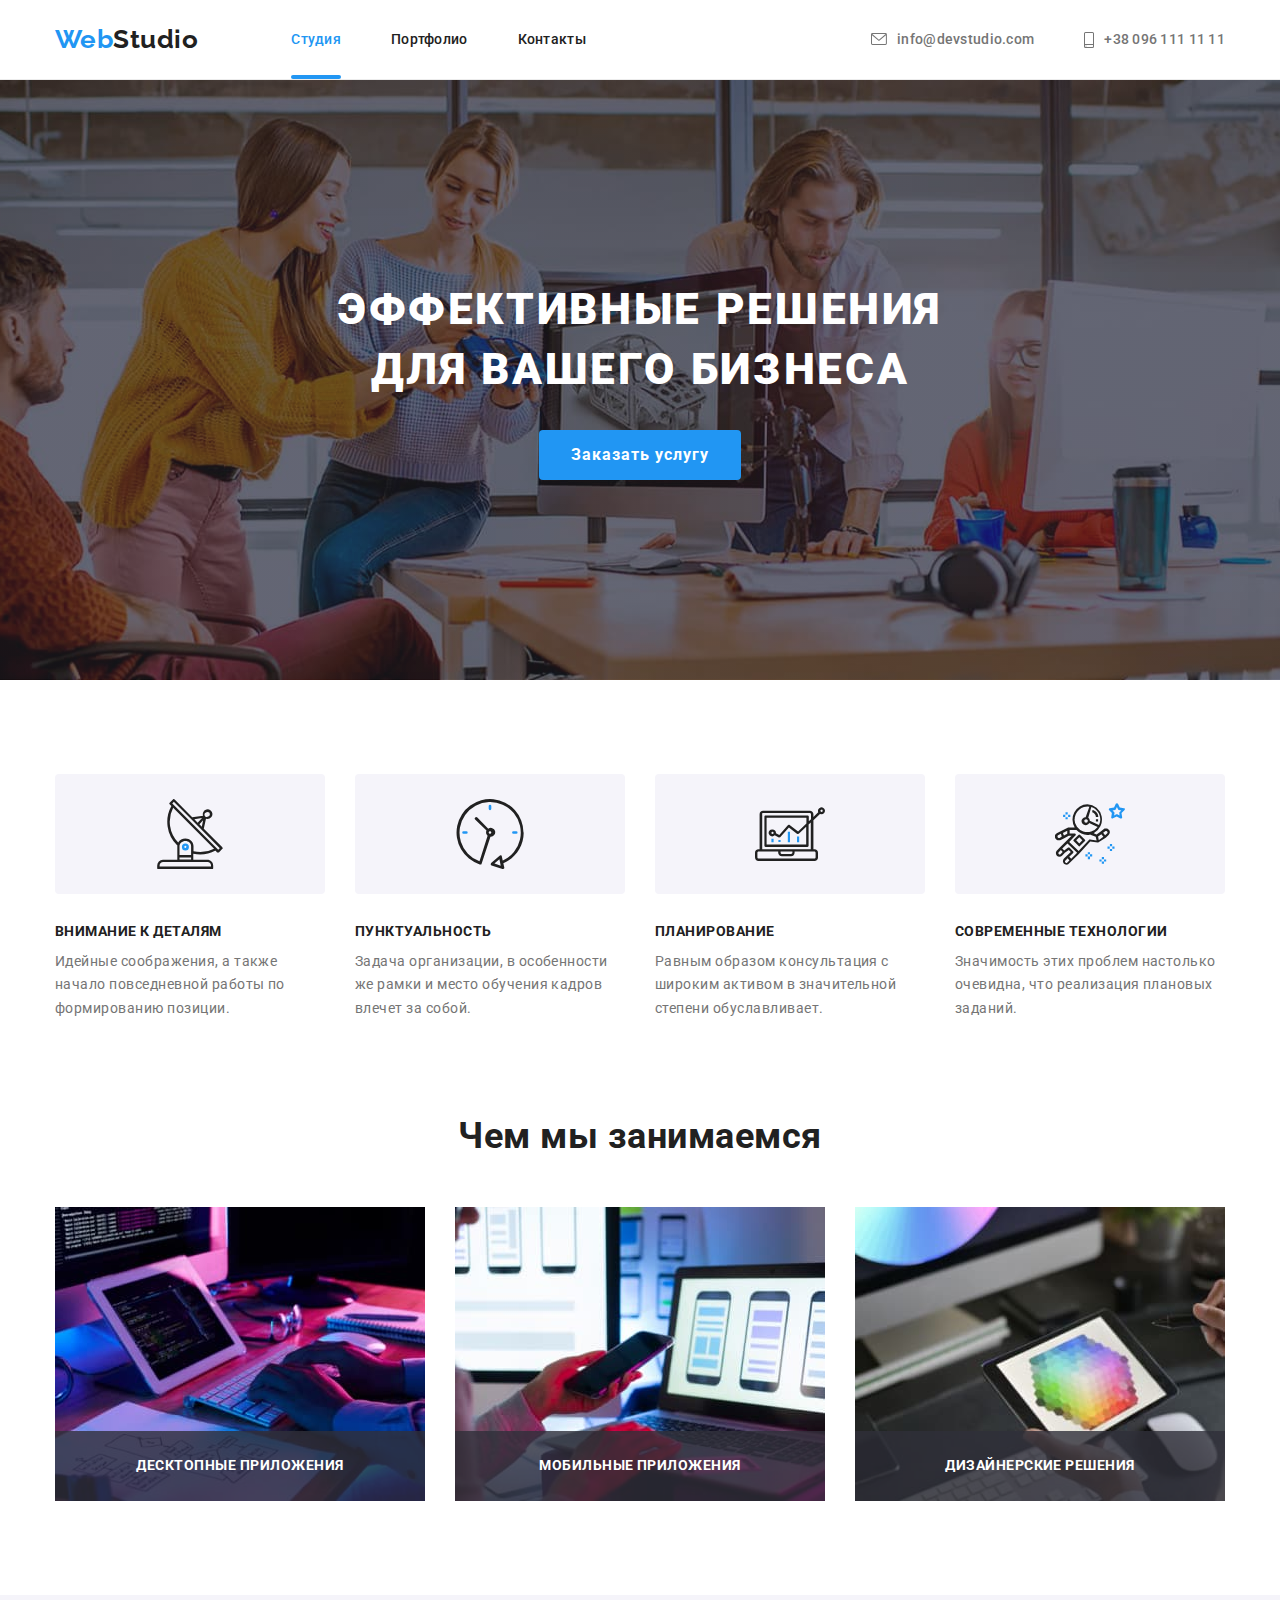
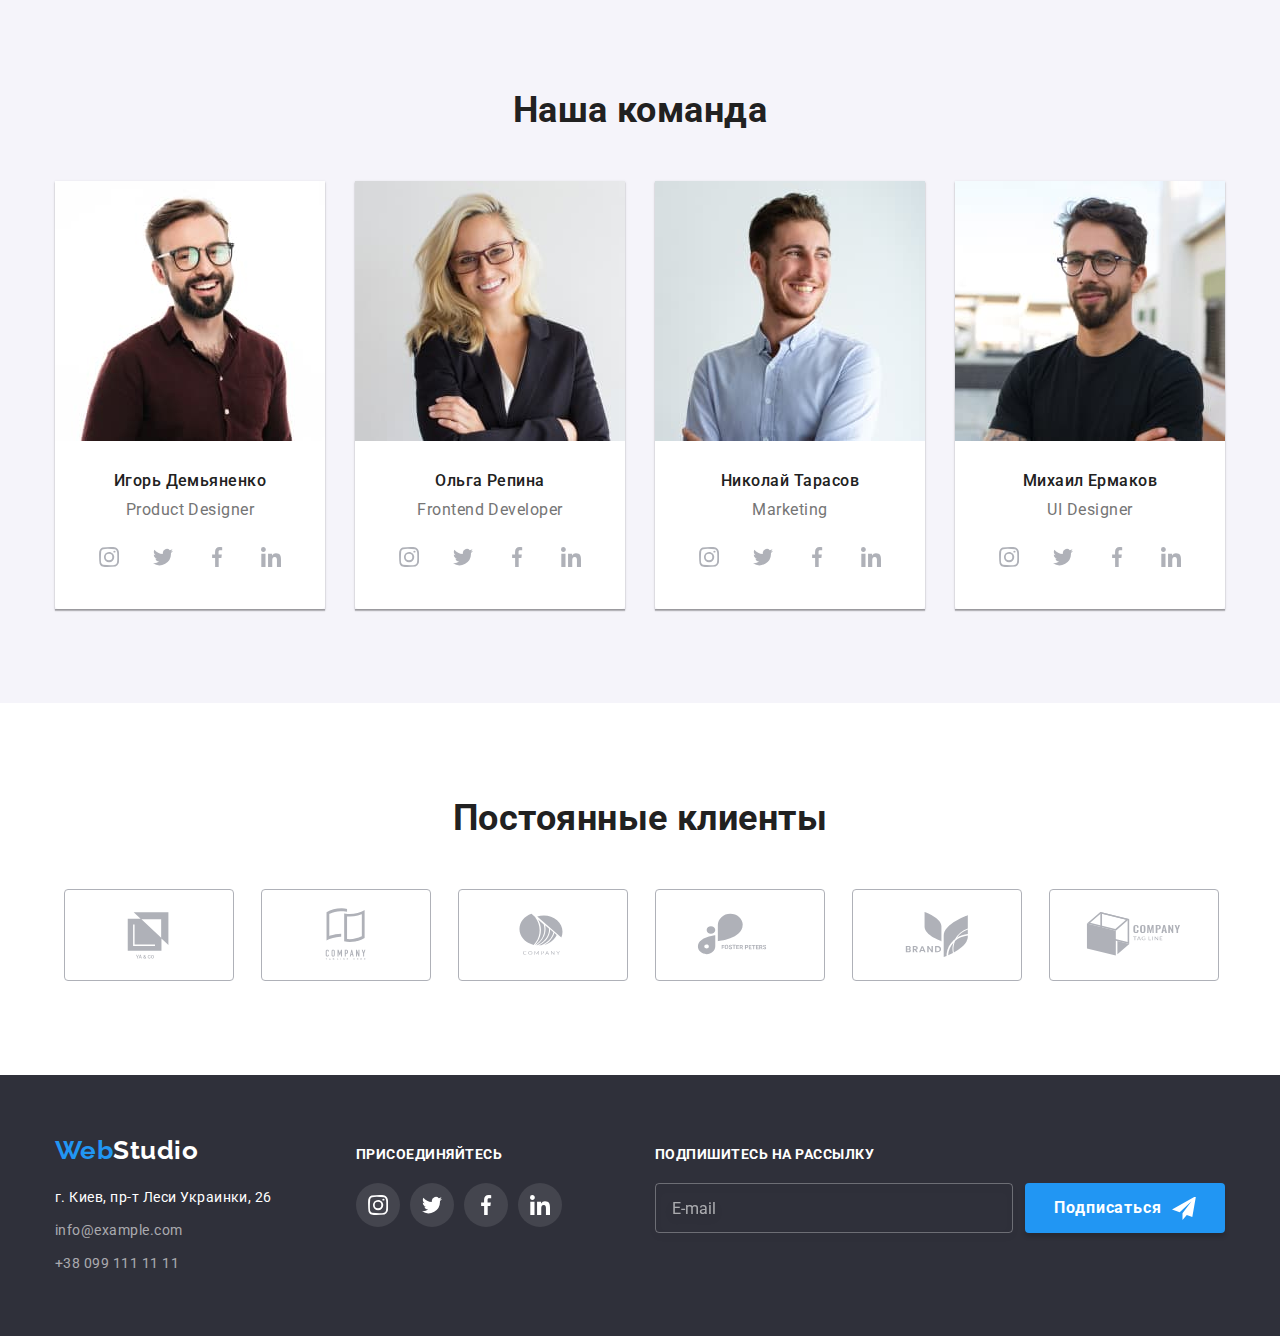
<file: index.html>
<!DOCTYPE html>
<html lang="ru">

<head>
    <meta charset="UTF-8">
    <meta http-equiv="X-UA-Compatible" content="IE=edge">
    <meta name="viewport" content="width=device-width, initial-scale=1.0">
    <title>Студия</title>
    <link
        href="https://fonts.googleapis.com/css2?family=Raleway:wght@700&family=Roboto:wght@400;500;700;900&display=swap"
        rel="stylesheet">
    <link rel="stylesheet"
        href="https://cdnjs.cloudflare.com/ajax/libs/modern-normalize/1.0.0/modern-normalize.min.css">
    <link rel="stylesheet" href="./css/main.min.css">
</head>

<body>
    <header class="header">
        <div class="container page-header">
            <nav class="site-nav">
                <a href="./index.html" class="header-logo link"><span class="web">Web</span>Studio</a>
                
                <button type="button" class="menu-open">
                    <svg class="menu-open-icon" width="24" height="16">
                        <use href="./images/icons.svg#icon-menu-open"></use>
                    </svg>
                </button>
                <div class="mob-menu is-hidden">
                    <div class="container">
                        <button type="button" class="menu-close">
                            <svg class="menu-close-icon" width="19" height="19">
                                <use href="./images/icons.svg#icon-menu-close"></use>
                            </svg>
                        </button>
                        
                            <ul class="menu-list list">
                                <li class="menu-list-item">
                                    <a class="menu-list-link" href="">Студия</a>
                                </li>
                                <li class="menu-list-item">
                                    <a class="menu-list-link" href="./portfolio.html">Портфолио</a>
                                </li>
                                <li class="menu-list-item">
                                    <a class="menu-list-link" href="">Контакты</a>
                                </li>
                            </ul>
                            <div class="mob-menu-bottom">
                                <ul class="menu-contacts list">
                                    <li class="menu-contacts-item">
                                        <a class="menu-contacts-link" href="tel:+380961111111">+38 096 111 11 11</a>
                                    </li>
                                    <li class="menu-contacts-item">
                                        <a class="menu-contacts-link" href="mailto:info@devstudio.com">info@devstudio.com</a>
                                    </li>
                                </ul>
                                <ul class="menu-social list">
                                    <li class="menu-social-item">
                                        <a class="menu-social-link" href="">Instagram</a>
                                    </li>
                                    <li class="menu-social-item">
                                        <a class="menu-social-link" href="">Twitter</a>
                                    </li>
                                    <li class="menu-social-item">
                                        <a class="menu-social-link" href="">Facebook</a>
                                    </li>
                                    <li class="menu-social-item">
                                        <a class="menu-social-link" href="">LinkedIn</a>
                                    </li>
                                </ul>
                            </div>
                        
                    </div>
                </div>
            
                <ul class="list nav">
                    <li>
                        <a href="" class="link current">Студия</a>
                    </li>
                    <li class="plink">
                        <a href="./portfolio.html" class="link">Портфолио</a>
                    </li>
                    <li>
                        <a href="" class="link">Контакты</a>
                    </li>
                </ul> 
            </nav>
            <ul class="list auth-nav">
                <li>
                    <a href="mailto:info@devstudio.com" class="link svg-p">
                        <svg class="envelope" width="16" height="12">
                            <use href="./images/icons.svg#icon-envelope"></use>
                        </svg>
                        <p>info@devstudio.com</p>
                    </a>
                </li>
                <li>
                    <a href="tel:+380961111111" class="link tlink svg-p">
                        <svg class="smartphone" width="10" height="16">
                            <use href="./images/icons.svg#icon-smartphone"></use>
                        </svg>
                        <p class="tel">+38 096 111 11 11</p>
                    </a>
                </li>
            </ul>
        </div>
    </header>

    <main>
        <section class="hero">
            <div class="container">
                <h1 class="hero__title">Эффективные решения для вашего бизнеса</h1>
                <button class="hero__button" type="button" data-modal-open>Заказать услугу</button>
            </div>
        </section>
        <section class="quality">
            <div class="container">
                <h2 class="quality__title--hidden">Качества нашей команды</h2>
                <ul class="list quality-items">
                    <li class="quality-items__item">
                        <div class="box">
                            <svg width="70" height="70">
                                <use href="./images/icons.svg#icon-antenna"></use>
                            </svg>
                        </div>
                        <h3 class="quality-items__title">Внимание к деталям</h3>
                        <p class="quality-items__text">Идейные соображения, а также начало повседневной работы по формированию
                            позиции.
                        </p>
                    </li>
                    <li class="quality-items__item">
                        <div class="box">
                            <svg width="70" height="70">
                                <use href="./images/icons.svg#icon-clock"></use>
                            </svg>
                        </div>
                        <h3 class="quality-items__title">Пунктуальность</h3>
                        <p class="quality-items__text">Задача организации, в особенности же рамки и место обучения кадров
                            влечет за
                            собой.</p>
                    </li>
                    <li class="quality-items__item">
                        <div class="box">
                            <svg width="70" height="70">
                                <use href="./images/icons.svg#icon-diagram"></use>
                            </svg>
                        </div>
                        <h3 class="quality-items__title">Планирование</h3>
                        <p class="quality-items__text">Равным образом консультация с широким активом в значительной степени
                            обуславливает.</p>
                    </li>
                    <li class="quality-items__item">
                        <div class="box">
                            <svg width="70" height="70">
                                <use href="./images/icons.svg#icon-astronaut"></use>
                            </svg>
                        </div>
                        <h3 class="quality-items__title">Современные технологии</h3>
                        <p class="quality-items__text">Значимость этих проблем настолько очевидна, что реализация плановых
                            заданий.
                        </p>
                    </li>
                </ul>
            </div>
        </section>
        <section class="work">
            <div class="container">
                <h2 class="work__title">Чем мы занимаемся</h2>
                <ul class="list work-items">
                    <li class="work-items__item">
                        <img src="./images/box1.jpg" alt="Рабочее место разработчика проекта" width="370" height="294">
                        <div class="work-items__bg">
                            <p class="work-items__text">Десктопные приложения</p>
                        </div>
                    </li>
                    <li class="work-items__item">
                        <img src="./images/box2.jpg" alt="Рабочее место проектного менеджера" width="370" height="294">
                        <div class="work-items__bg">
                            <p class="work-items__text">Мобильные приложения</p>
                        </div>
                    </li>
                    <li class="work-items__item">
                        <img src="./images/box3.jpg" alt="Рабочее место дизайнера" width="370" height="294">
                        <div class="work-items__bg">
                            <p class="work-items__text">Дизайнерские решения</p>
                        </div>
                    </li>
                </ul>
            </div>
        </section>
        <section class="team">
            <div class="container">
                <h2 class="team__title">Наша команда</h2>
                <ul class="list team-items">
                    <li class="team-items__item">
                        <picture>
                            <source srcset="./images/igor-desc.jpg 1x, ./images/igor-desc-2x.jpg 2x" media="(min-width: 1200px)">
                            <source srcset="./images/igor-tab.jpg 1x, ./images/igor-tab-2x.jpg 2x" media="(min-width: 768px)">
                            <source srcset="./images/igor-mob.jpg 1x, ./images/igor-mob-2x.jpg 2x" media="(min-width: 480px)">
                            <img src="./images/igor-desc.jpg" alt="Игорь Демьяненко" width="270" >
                        </picture>
                        
                        <div class="sign">
                            <h3 class="sign__title">Игорь Демьяненко</h3>
                            <p lang="en" class="sign__text">Product Designer</p>
                            <ul class="list social">
                                <li class="social__network">
                                    <a href="" class="social__link">
                                        <svg class="social__icon" width="20" height="20">
                                            <use href="./images/icons.svg#icon-instagram-g"></use>
                                        </svg>
                                    </a>
                                </li>
                                <li class="social__network">
                                    <a href="" class="social__link">
                                        <svg class="social__icon" width="20" height="20">
                                            <use href="./images/icons.svg#icon-twitter-g"></use>
                                        </svg>
                                    </a>
                                </li>
                                <li class="social__network">
                                    <a href="" class="social__link">
                                        <svg class="social__icon" width="20" height="20">
                                            <use href="./images/icons.svg#icon-facebook-g"></use>
                                        </svg>
                                    </a>
                                </li>
                                <li class="social__network">
                                    <a href="" class="social__link">
                                        <svg class="social__icon" width="20" height="20">
                                            <use href="./images/icons.svg#icon-linkedin-g"></use>
                                        </svg>
                                    </a>
                                </li>
                            </ul>
                        </div>
                    </li>
                    <li class="team-items__item">
                        <picture>
                            <source srcset="./images/olga-desc.jpg 1x, ./images/olga-desc-2x.jpg 2x" media="(min-width: 1200px)">
                            <source srcset="./images/olga-tab.jpg 1x, ./images/olga-tab-2x.jpg 2x" media="(min-width: 768px)">
                            <source srcset="./images/olga-mob.jpg 1x, ./images/olga-mob-2x.jpg 2x" media="(min-width: 480px)">
                            <img src="./images/olga-desc.jpg" alt="Игорь Демьяненко" width="270">
                        </picture>
                        <div class="sign">
                            <h3 class="sign__title">Ольга Репина</h3>
                            <p lang="en" class="sign__text">Frontend Developer</p>
                            <ul class="list social">
                                <li class="social__network">
                                    <a href="" class="social__link">
                                        <svg class="social__icon" width="20" height="20">
                                            <use href="./images/icons.svg#icon-instagram-g"></use>
                                        </svg>
                                    </a>
                                </li>
                                <li class="social__network">
                                    <a href="" class="social__link">
                                        <svg class="social__icon" width="20" height="20">
                                            <use href="./images/icons.svg#icon-twitter-g"></use>
                                        </svg>
                                    </a>
                                </li>
                                <li class="social__network">
                                    <a href="" class="social__link">
                                        <svg class="social__icon" width="20" height="20">
                                            <use href="./images/icons.svg#icon-facebook-g"></use>
                                        </svg>
                                    </a>
                                </li>
                                <li class="social__network">
                                    <a href="" class="social__link">
                                        <svg class="social__icon" width="20" height="20">
                                            <use href="./images/icons.svg#icon-linkedin-g"></use>
                                        </svg>
                                    </a>
                                </li>
                            </ul>
                        </div>
                    </li>
                    <li class="team-items__item">
                        <picture>
                            <source srcset="./images/nikolai-desc.jpg 1x, ./images/nikolai-desc-2x.jpg 2x" media="(min-width: 1200px)">
                            <source srcset="./images/nikolai-tab.jpg 1x, ./images/nikolai-tab-2x.jpg 2x" media="(min-width: 768px)">
                            <source srcset="./images/nikolai-mob.jpg 1x, ./images/nikolai-mob-2x.jpg 2x" media="(min-width: 480px)">
                            <img src="./images/nikolai-desc.jpg" alt="Игорь Демьяненко" width="270">
                        </picture>
                        <div class="sign">
                            <h3 class="sign__title">Николай Тарасов</h3>
                            <p lang="en" class="sign__text">Marketing</p>
                            <ul class="list social">
                                <li class="social__network">
                                    <a href="" class="social__link">
                                        <svg class="social__icon" width="20" height="20">
                                            <use href="./images/icons.svg#icon-instagram-g"></use>
                                        </svg>
                                    </a>
                                </li>
                                <li class="social__network">
                                    <a href="" class="social__link">
                                        <svg class="social__icon" width="20" height="20">
                                            <use href="./images/icons.svg#icon-twitter-g"></use>
                                        </svg>
                                    </a>
                                </li>
                                <li class="social__network">
                                    <a href="" class="social__link">
                                        <svg class="social__icon" width="20" height="20">
                                            <use href="./images/icons.svg#icon-facebook-g"></use>
                                        </svg>
                                    </a>
                                </li>
                                <li class="social__network">
                                    <a href="" class="social__link">
                                        <svg class="social__icon" width="20" height="20">
                                            <use href="./images/icons.svg#icon-linkedin-g"></use>
                                        </svg>
                                    </a>
                                </li>
                            </ul>
                        </div>
                    </li>
                    <li class="team-items__item">
                        <picture>
                            <source srcset="./images/mihail-desc.jpg 1x, ./images/mihail-desc-2x.jpg 2x" media="(min-width: 1200px)">
                            <source srcset="./images/mihail-tab.jpg 1x, ./images/mihail-tab-2x.jpg 2x" media="(min-width: 768px)">
                            <source srcset="./images/mihail-mob.jpg 1x, ./images/mihail-mob-2x.jpg 2x" media="(min-width: 480px)">
                            <img src="./images/mihail-desc.jpg" alt="Игорь Демьяненко" width="270">
                        </picture>
                        <div class="sign">
                            <h3 class="sign__title">Михаил Ермаков</h3>
                            <p lang="en" class="sign__text">UI Designer</p>
                            <ul class="list social">
                                <li class="social__network">
                                    <a href="" class="social__link">
                                        <svg class="social__icon" width="20" height="20">
                                            <use href="./images/icons.svg#icon-instagram-g"></use>
                                        </svg>
                                    </a>
                                </li>
                                <li class="social__network">
                                    <a href="" class="social__link">
                                        <svg class="social__icon" width="20" height="20">
                                            <use href="./images/icons.svg#icon-twitter-g"></use>
                                        </svg>
                                    </a>
                                </li>
                                <li class="social__network">
                                    <a href="" class="social__link">
                                        <svg class="social__icon" width="20" height="20">
                                            <use href="./images/icons.svg#icon-facebook-g"></use>
                                        </svg>
                                    </a>
                                </li>
                                <li class="social__network">
                                    <a href="" class="social__link">
                                        <svg class="social__icon" width="20" height="20">
                                            <use href="./images/icons.svg#icon-linkedin-g"></use>
                                        </svg>
                                    </a>
                                </li>
                            </ul>
                        </div>
                    </li>
                </ul>
            </div>
        </section>
        <section class="clients">
            <div class="container">
                <h2 class="clients__title">Постоянные клиенты</h2>
                <ul class="list company">
                    <li class="company__logo">
                        <a href="" class="company__link">
                            <svg class="company__item" width="106" height="60">
                                <use href="./images/icons.svg#icon-yaco"></use>
                            </svg>
                        </a>
                    </li>

                    <li class="company__logo">
                        <a href="" class="company__link">
                            <svg class="company__item" width="106" height="60">
                                <use href="./images/icons.svg#icon-tagline-here"></use>
                            </svg>
                        </a>
                    </li>

                    <li class="company__logo">
                        <a href="" class="company__link">
                            <svg class="company__item" width="106" height="60">
                                <use href="./images/icons.svg#icon-company"></use>
                            </svg>
                        </a>
                    </li>

                    <li class="company__logo">
                        <a href="" class="company__link">
                            <svg class="company__item" width="106" height="60">
                                <use href="./images/icons.svg#icon-foster-peters"></use>
                            </svg>
                        </a>
                    </li>

                    <li class="company__logo">
                        <a href="" class="company__link">
                            <svg class="company__item" width="106" height="60">
                                <use href="./images/icons.svg#icon-brand"></use>
                            </svg>
                        </a>
                    </li>

                    <li class="company__logo">
                        <a href="" class="company__link">
                            <svg class="company__item" width="106" height="60">
                                <use href="./images/icons.svg#icon-tag-line"></use>
                            </svg>
                        </a>
                    </li>
                </ul>
            </div>
        </section>
    </main>

    <footer class="footer">
        <div class="container page-footer">
            <div class="wrapper">
                <div class="footer-item first">
                    <a href="./index.html" class="footer-logo link"><span class="web">Web</span>Studio</a>
                    <address class="address">
                        г. Киев, пр-т Леси Украинки, 26 <br />
                        <a href="mailto:info@example.com" class="footer-link link">info@example.com</a><br />
                        <a href="tel:+380991111111" class="footer-link link">+38 099 111 11 11</a>
                    </address>
                </div>
        
                <div class="footer-item second">
                    <h3 class="footer-title">Присоединяйтесь</h3> 
                    <ul class="list footer-networks">
                        <li class="footer-social">
                            <a href="" class="footer-social-link">
                                <svg class="footer-network" width="20" height="20">
                                    <use href="./images/icons.svg#icon-instagram-g"></use>
                                </svg>
                            </a>
                        </li>
                        <li class="footer-social">
                            <a href="" class="footer-social-link">
                                <svg class="footer-network" width="20" height="20">
                                    <use href="./images/icons.svg#icon-twitter-g"></use>
                                </svg>
                            </a>
                        </li>
                        <li class="footer-social">
                            <a href="" class="footer-social-link">
                                <svg class="footer-network" width="20" height="20">
                                    <use href="./images/icons.svg#icon-facebook-g"></use>
                                </svg>
                            </a>
                        </li>
                        <li class="footer-social">
                            <a href="" class="footer-social-link">
                                <svg class="footer-network" width="20" height="20">
                                    <use href="./images/icons.svg#icon-linkedin-g"></use>
                                </svg>
                            </a>
                        </li>
                    </ul>
                </div>
            </div>

            <div class="footer-item third">
                <form>
                    <h3 class="footer-title">Подпишитесь на рассылку</h3>
                    <div class="footer-form">
                        <input type="email" name="email" id="email" placeholder="E-mail" class="footer-form-input">
                        <button type="submit" class="footer-form-btn">
                            Подписаться
                            <svg class="form-btn-icon" width="24" height="24">
                                <use href="./images/icons.svg#icon-send"></use>
                            </svg>
                        </button>
                    </div>
                </form>
            </div>
        </div>
    </footer>

    <div class="backdrop is-hidden" data-modal>
        <div class="modal">            
            <form class="modal-form">
                <h2 class="form-title">Оставьте свои данные, мы вам перезвоним</h2>
                
                <div class="form-field">
                    <label for="name" class="label">Имя</label>
                    <span class="input-wrapper">
                        <input type="text" name="name" id="name" class="form-input"/>
                        <svg class="input-icon" width="18" height="18">
                            <use href="./images/icons.svg#icon-person-black"></use>
                        </svg>
                    </span>
                </div>

                <div class="form-field">
                    <label for="tel" class="label">Телефон</label>
                    <span class="input-wrapper">
                        <input type="tel" name="tel" id="tel" class="form-input"/>
                        <svg class="input-icon" width="18" height="18">
                            <use href="./images/icons.svg#icon-phone-black"></use>
                        </svg>
                    </span>
                </div>

                <div class="form-field">
                    <label for="mail" class="label">Почта</label>
                    <span class="input-wrapper">
                        <input type="email" name="mail" id="mail" class="form-input"/>
                        <svg class="input-icon" width="18" height="18">
                            <use href="./images/icons.svg#icon-email-black"></use>
                        </svg>
                    </span>
                </div>

                <div class="form-field">
                    <label for="comment" class="label">Комментарий</label>
                    <textarea class="form-input-comment" name="comment" id="comment" placeholder="Введите текст"
                    ></textarea>
                </div>

                <div class="form-field-condition">
                    <input class="input-condition visually-hidden" type="checkbox" name="policy" id="policy" />
                    <label class="label-condition" for="policy">
                        <span class="icon-wrapper">
                            <svg class="icon-condition" width="11" height="8">
                                <use href="./images/icons.svg#icon-select"></use>
                            </svg>
                        </span>
                        Соглашаюсь с рассылкой и принимаю <a class="text-condition">Условия договора</a></label>
                </div>     

                <button type="submit" class="submit-form">Отправить</button>
            </form> 

            <button type="button" class="close-modal" data-modal-close>
                <svg class="close-btn" width="11" height="11">
                    <use href="./images/icons.svg#icon-close-modal"></use>
                </svg>
            </button>           
        </div>
    </div>
    <script src="./js/modal.js"></script>
    <script src="./js/mobile-menu.js"></script>
</body>

</html>
</file>
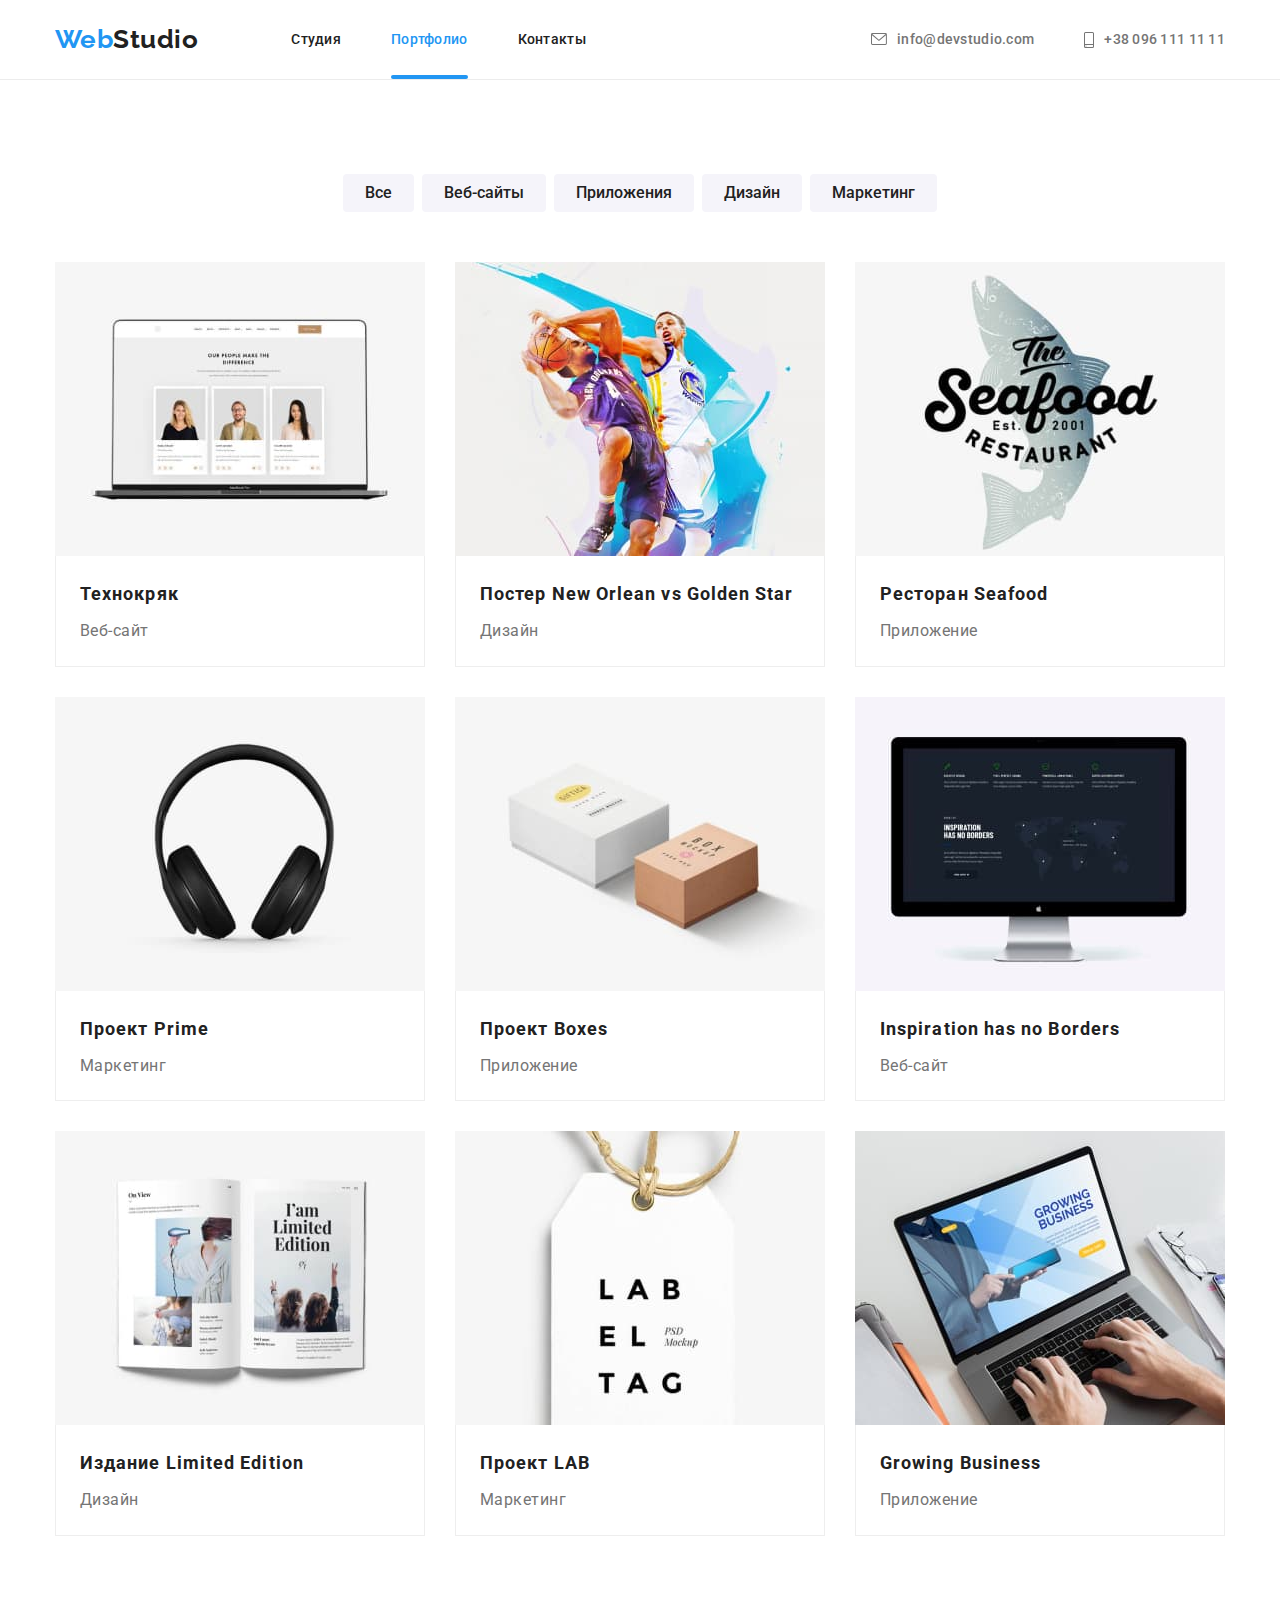
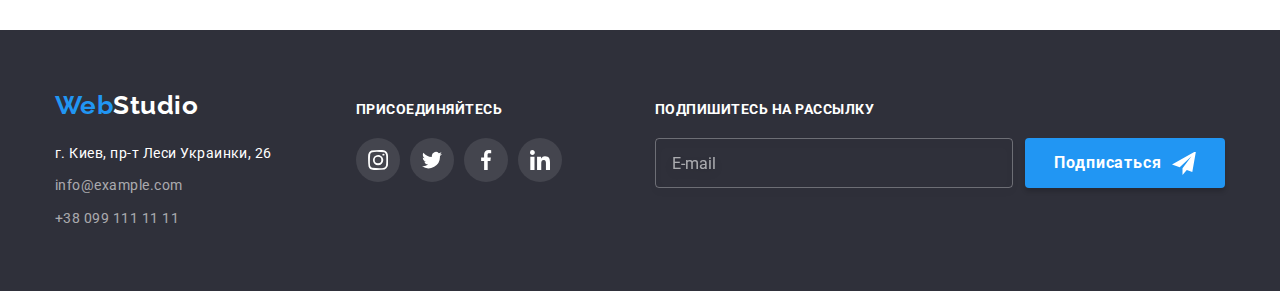
<file: portfolio.html>
<!DOCTYPE html>
<html lang="ru">

<head>
  <meta charset="UTF-8">
  <meta http-equiv="X-UA-Compatible" content="IE=edge">
  <meta name="viewport" content="width=device-width, initial-scale=1.0">
  <title>Портфолио</title>
  <link href="https://fonts.googleapis.com/css2?family=Raleway:wght@700&family=Roboto:wght@400;500;700;900&display=swap"
    rel="stylesheet">
  <link rel="stylesheet" href="https://cdnjs.cloudflare.com/ajax/libs/modern-normalize/1.0.0/modern-normalize.min.css">
  <link rel="stylesheet" href="./css/main.min.css">
</head>

<body>
  <header class="header">
    <div class="container page-header">
      <nav class="site-nav">
        <a href="./index.html" class="header-logo link"><span class="web">Web</span>Studio</a>
        
        <button type="button" class="menu-open">
          <svg class="menu-open-icon" width="24" height="16">
            <use href="./images/icons.svg#icon-menu-open"></use>
          </svg>
        </button>

        <div class="mob-menu is-hidden">
          <div class="container">
            <button type="button" class="menu-close">
              <svg class="menu-close-icon" width="19" height="19">
                <use href="./images/icons.svg#icon-menu-close"></use>
              </svg>
            </button>
              
            <ul class="menu-list list">
              <li class="menu-list-item">
                <a class="menu-list-link" href="./index.html">Студия</a>
              </li>
              <li class="menu-list-item">
                <a class="menu-list-link" href="">Портфолио</a>
              </li>
              <li class="menu-list-item">
                <a class="menu-list-link" href="">Контакты</a>
              </li>
            </ul>
            <div class="mob-menu-bottom">
              <ul class="menu-contacts list">
                <li class="menu-contacts-item">
                  <a class="menu-contacts-link" href="tel:+380961111111">+38 096 111 11 11</a>
                </li>
                <li class="menu-contacts-item">
                  <a class="menu-contacts-link" href="mailto:info@devstudio.com">info@devstudio.com</a>
                </li>
              </ul>
              <ul class="menu-social list">
                <li class="menu-social-item">
                  <a class="menu-social-link" href="">Instagram</a>
                </li>
                <li class="menu-social-item">
                  <a class="menu-social-link" href="">Twitter</a>
                </li>
                <li class="menu-social-item">
                  <a class="menu-social-link" href="">Facebook</a>
                </li>
                <li class="menu-social-item">
                  <a class="menu-social-link" href="">LinkedIn</a>
                </li>
              </ul>
            </div>
              
          </div>
        </div>
        
        <ul class="list nav">
          <li>
            <a href="./index.html" class="link">Студия</a>
          </li>
          <li class="plink">
            <a href="" class="link current">Портфолио</a>
          </li>
          <li>
            <a href="" class="link">Контакты</a>
          </li>
        </ul>
      </nav>
      <ul class="list auth-nav">
                <li>
                    <a href="mailto:info@devstudio.com" class="link svg-p">
                        <svg class="envelope" width="16" height="12">
                            <use href="./images/icons.svg#icon-envelope"></use>
                        </svg>
                        <p class="mail">info@devstudio.com</p>
                    </a>
                </li>
                <li>
                    <a href="tel:+380961111111" class="link tlink svg-p">
                        <svg class="smartphone" width="10" height="16">
                            <use href="./images/icons.svg#icon-smartphone"></use>
                        </svg>
                        <p class="tel">+38 096 111 11 11</p>
                    </a>
                </li>
       </ul>
    </div>
  </header>

  <main>
      <h1 class="projects-hidden">Наши проекты</h1>
      <section class="projects">
        <div class="container">
          <ul class="list projects-items">
            <li class="item">
              <button type="button" class="projects-button">Все</button>
            </li>
            <li class="item">
              <button type="button" class="projects-button">Веб-сайты</button>
            </li>
            <li class="item">
              <button type="button" class="projects-button">Приложения</button>
            </li>
            <li class="item">
              <button type="button" class="projects-button">Дизайн</button>
            </li>
            <li class="item">
              <button type="button" class="projects-button">Маркетинг</button>
            </li>
          </ul>
          <ul class="list projects-cards">
            <li class="card">
              <div class="overlay">
                <picture>
                  <source srcset="./images/card1-desc.jpg 1x, ./images/card1-desc-2x.jpg 2x" media="(min-width: 1200px)">
                  <source srcset="./images/card1-tab.jpg 1x, ./images/card1-tab-2x.jpg 2x" media="(min-width: 768px)">
                  <source srcset="./images/card1-mob.jpg 1x, ./images/card1-mob-2x.jpg 2x" media="(min-width: 480px)">
                  <img src="./images/card1-desc.jpg" alt="ноутбук с сайтом выбора резюме" width="370">
                </picture>
                
                <p class="overlay-text">Технокряк это современная площадка распространения коронавируса. Компании используют эту платформу для цифрового шпионажа и атак на защищённые сервера конкурентов.</p>
              </div>
              <div class="card-border">
                <h2 class="projects-title">Технокряк</h2>
                <p class="projects-text">Веб-сайт</p>
              </div>
            </li>
            <li class="card">
              <div class="overlay">
                <picture>
                  <source srcset="./images/card2-desc.jpg 1x, ./images/card2-desc-2x.jpg 2x" media="(min-width: 1200px)">
                  <source srcset="./images/card2-tab.jpg 1x, ./images/card2-tab-2x.jpg 2x" media="(min-width: 768px)">
                  <source srcset="./images/card2-mob.jpg 1x, ./images/card2-mob-2x.jpg 2x" media="(min-width: 480px)">
                  <img src="./images/card2-desc.jpg" alt="ноутбук с сайтом выбора резюме" width="370">
                </picture>
                
                <p class="overlay-text">Технокряк это современная площадка распространения коронавируса. Компании используют эту платформу для цифрового шпионажа и атак на защищённые сервера конкурентов.</p>
              </div>
              <div class="card-border">
                <h2 class="projects-title">Постер New Orlean vs Golden Star</h2>
                <p class="projects-text">Дизайн</p>
              </div>
            </li>
            <li class="card">
              <div class="overlay">
                <picture>
                  <source srcset="./images/card3-desc.jpg 1x, ./images/card3-desc-2x.jpg 2x" media="(min-width: 1200px)">
                  <source srcset="./images/card3-tab.jpg 1x, ./images/card3-tab-2x.jpg 2x" media="(min-width: 768px)">
                  <source srcset="./images/card3-mob.jpg 1x, ./images/card3-mob-2x.jpg 2x" media="(min-width: 480px)">
                  <img src="./images/card3-desc.jpg" alt="ноутбук с сайтом выбора резюме" width="370">
                </picture>
                
                <p class="overlay-text">Технокряк это современная площадка распространения коронавируса. Компании используют эту платформу для цифрового шпионажа и атак на защищённые сервера конкурентов.</p>
              </div>
              <div class="card-border">
                <h2 class="projects-title">Ресторан Seafood</h2>
                <p class="projects-text">Приложение</p>
              </div>
            </li>
            <li class="card">
              <div class="overlay">
                <picture>
                  <source srcset="./images/card4-desc.jpg 1x, ./images/card4-desc-2x.jpg 2x" media="(min-width: 1200px)">
                  <source srcset="./images/card4-tab.jpg 1x, ./images/card4-tab-2x.jpg 2x" media="(min-width: 768px)">
                  <source srcset="./images/card4-mob.jpg 1x, ./images/card4-mob-2x.jpg 2x" media="(min-width: 480px)">
                  <img src="./images/card4-desc.jpg" alt="ноутбук с сайтом выбора резюме" width="370">
                </picture>
                
                <p class="overlay-text">Технокряк это современная площадка распространения коронавируса. Компании используют эту платформу для цифрового шпионажа и атак на защищённые сервера конкурентов.</p>
              </div>
              <div class="card-border">
                <h2 class="projects-title">Проект Prime</h2>
                <p class="projects-text">Маркетинг</p>
              </div>
            </li>
            <li class="card">
              <div class="overlay">
                <picture>
                  <source srcset="./images/card5-desc.jpg 1x, ./images/card5-desc-2x.jpg 2x" media="(min-width: 1200px)">
                  <source srcset="./images/card5-tab.jpg 1x, ./images/card5-tab-2x.jpg 2x" media="(min-width: 768px)">
                  <source srcset="./images/card5-mob.jpg 1x, ./images/card5-mob-2x.jpg 2x" media="(min-width: 480px)">
                  <img src="./images/card5-desc.jpg" alt="ноутбук с сайтом выбора резюме" width="370">
                </picture>
                
                <p class="overlay-text">Технокряк это современная площадка распространения коронавируса. Компании используют эту платформу для цифрового шпионажа и атак на защищённые сервера конкурентов.</p>
              </div>
              <div class="card-border">
                <h2 class="projects-title">Проект Boxes</h2>
                <p class="projects-text">Приложение</p>
              </div>
            </li>
            <li class="card">
              <div class="overlay">
                <picture>
                  <source srcset="./images/card6-desc.jpg 1x, ./images/card6-desc-2x.jpg 2x" media="(min-width: 1200px)">
                  <source srcset="./images/card6-tab.jpg 1x, ./images/card6-tab-2x.jpg 2x" media="(min-width: 768px)">
                  <source srcset="./images/card6-mob.jpg 1x, ./images/card6-mob-2x.jpg 2x" media="(min-width: 480px)">
                  <img src="./images/card6-desc.jpg" alt="ноутбук с сайтом выбора резюме" width="370">
                </picture>
                
                <p class="overlay-text">Технокряк это современная площадка распространения коронавируса. Компании используют эту платформу для цифрового шпионажа и атак на защищённые сервера конкурентов.</p>
              </div>
              <div class="card-border">
                <h2 class="projects-title">Inspiration has no Borders</h2>
                <p class="projects-text">Веб-сайт</p>
              </div>
            </li>
            <li class="card">
              <div class="overlay">
                <picture>
                  <source srcset="./images/card7-desc.jpg 1x, ./images/card7-desc-2x.jpg 2x" media="(min-width: 1200px)">
                  <source srcset="./images/card7-tab.jpg 1x, ./images/card7-tab-2x.jpg 2x" media="(min-width: 768px)">
                  <source srcset="./images/card7-mob.jpg 1x, ./images/card7-mob-2x.jpg 2x" media="(min-width: 480px)">
                  <img src="./images/card7-desc.jpg" alt="ноутбук с сайтом выбора резюме" width="370">
                </picture>
                
                <p class="overlay-text">Технокряк это современная площадка распространения коронавируса. Компании используют эту платформу для цифрового шпионажа и атак на защищённые сервера конкурентов.</p>
              </div>
              <div class="card-border">
                <h2 class="projects-title">Издание Limited Edition</h2>
                <p class="projects-text">Дизайн</p>
              </div>
            </li>
            <li class="card">
              <div class="overlay">
                <picture>
                  <source srcset="./images/card8-desc.jpg 1x, ./images/card8-desc-2x.jpg 2x" media="(min-width: 1200px)">
                  <source srcset="./images/card8-tab.jpg 1x, ./images/card8-tab-2x.jpg 2x" media="(min-width: 768px)">
                  <source srcset="./images/card8-mob.jpg 1x, ./images/card8-mob-2x.jpg 2x" media="(min-width: 480px)">
                  <img src="./images/card8-desc.jpg" alt="ноутбук с сайтом выбора резюме" width="370">
                </picture>
                
                <p class="overlay-text">Технокряк это современная площадка распространения коронавируса. Компании используют эту платформу для цифрового шпионажа и атак на защищённые сервера конкурентов.</p>
              </div>
              <div class="card-border">
                <h2 class="projects-title">Проект LAB</h2>
                <p class="projects-text">Маркетинг</p>
              </div>
            </li>
            <li class="card">
              <div class="overlay">
                <picture>
                  <source srcset="./images/card9-desc.jpg 1x, ./images/card9-desc-2x.jpg 2x" media="(min-width: 1200px)">
                  <source srcset="./images/card9-tab.jpg 1x, ./images/card9-tab-2x.jpg 2x" media="(min-width: 768px)">
                  <source srcset="./images/card9-mob.jpg 1x, ./images/card9-mob-2x.jpg 2x" media="(min-width: 480px)">
                  <img src="./images/card9-desc.jpg" alt="ноутбук с сайтом выбора резюме" width="370">
                </picture>
                
                <p class="overlay-text">Технокряк это современная площадка распространения коронавируса. Компании используют эту платформу для цифрового шпионажа и атак на защищённые сервера конкурентов.</p>
              </div>
              <div class="card-border">
                <h2 class="projects-title">Growing Business</h2>
                <p class="projects-text">Приложение</p>
              </div>
            </li>
          </ul>
        </div>
      </section>
   
  </main>

  <footer class="footer">
    <div class="container page-footer">
      <div class="wrapper">
        <div class="footer-item first">
          <a href="./index.html" class="footer-logo link"><span class="web">Web</span>Studio</a>
          <address class="address">
            г. Киев, пр-т Леси Украинки, 26 <br />
            <a href="mailto:info@example.com" class="footer-link link">info@example.com</a><br />
            <a href="tel:+380991111111" class="footer-link link">+38 099 111 11 11</a>
          </address>
        </div>
    
        <div class="footer-item second">
          <h3 class="footer-title">Присоединяйтесь</h3>
          <ul class="list footer-networks">
              <li class="footer-social">
                  <a href="" class="footer-social-link">
                      <svg class="footer-network" width="20" height="20">
                          <use href="./images/icons.svg#icon-instagram-g"></use>
                      </svg>
                  </a>
              </li>
              <li class="footer-social">
                  <a href="" class="footer-social-link">
                      <svg class="footer-network" width="20" height="20">
                          <use href="./images/icons.svg#icon-twitter-g"></use>
                      </svg>
                  </a>
              </li>
              <li class="footer-social">
                  <a href="" class="footer-social-link">
                      <svg class="footer-network" width="20" height="20">
                          <use href="./images/icons.svg#icon-facebook-g"></use>
                      </svg>
                  </a>
              </li>
              <li class="footer-social">
                  <a href="" class="footer-social-link">
                      <svg class="footer-network" width="20" height="20">
                          <use href="./images/icons.svg#icon-linkedin-g"></use>
                      </svg>
                  </a>
              </li>
          </ul>
        </div>
      </div>
      <div class="footer-item third">
        <form>
            <h3 class="footer-title">Подпишитесь на рассылку</h3>
            <div class="footer-form">
                <input type="email" name="email" id="email" placeholder="E-mail" class="footer-form-input">
                <button type="submit" class="footer-form-btn">
                    Подписаться
                    <svg class="form-btn-icon" width="24" height="24">
                        <use href="./images/icons.svg#icon-send"></use>
                    </svg>
                </button>
            </div>
        </form>
      </div>
    </div>
  </footer>
  <script src="./js/mobile-menu.js"></script>
</body>

</html>
</file>
<file: css/main.min.css>
:root{--primary-text-color: #212121;--secondary-text-color: #757575;--accent-text-color: #2196f3;--white-text-color: #ffffff;--logo-text-color: #000000;--white06-text-color: rgba(255, 255, 255, 0.6);--bgc-hero-footer: #2f303a;--card-gap: 30px}p,h1,h2,h3,h4,h5,h6{margin:0}ul{margin:0;padding-left:0}img{display:block;min-width:100%}body,html{overflow-x:hidden}body{background-color:var(--white-text-color);color:var(--secondary-text-color);font-family:Roboto, sans-serif;letter-spacing:0.03em}.list{list-style:none;margin:0;padding:0}.link{text-decoration:none}.visually-hidden{position:absolute;width:1px;height:1px;margin:-1px;padding:0;overflow:hidden;border:0;clip:rect(0 0 0 0)}.container{margin-left:auto;margin-right:auto;padding-left:15px;padding-right:15px;width:100%}@media screen and (min-width: 480px){.container{max-width:480px}}@media screen and (min-width: 768px){.container{max-width:768px}}@media screen and (min-width: 1200px){.container{max-width:1200px}}.header{position:relative;padding-top:16px;padding-bottom:16px;height:80px;display:flex;align-items:center;border-bottom:1px solid #ECECEC}@media screen and (min-width: 768px){.header{padding-top:26px;padding-bottom:26px}}@media screen and (min-width: 1200px){.header{padding-top:24px;padding-bottom:24px}}.header-logo{color:var(--logo-text-color);font-family:Raleway, sans-serif;font-style:normal;font-weight:700;font-size:24px;line-height:1.17}@media screen and (min-width: 768px){.header-logo{margin-right:70px}}@media screen and (min-width: 1200px){.header-logo{margin-right:93px}}@media screen and (min-width: 1200px){.header-logo{font-size:26px;line-height:1.2}}.web{color:var(--accent-text-color)}.page-header{display:flex;justify-content:space-between;align-items:center}.site-nav{display:flex;align-items:center;width:100%}.site-nav .link{color:var(--primary-text-color);transition:color 250ms cubic-bezier(0.4, 0, 0.2, 1)}.site-nav .link:hover,.site-nav .link:focus{color:var(--accent-text-color)}.site-nav .link.current{position:relative;padding-bottom:32px;color:var(--accent-text-color)}.site-nav .link.current::after{position:absolute;content:"";width:100%;height:4px;bottom:0px;display:block;background-color:var(--accent-text-color);border-radius:2px}@media screen and (min-width: 768px){.auth-nav{display:flex;flex-direction:column;justify-content:center;align-items:start}}@media screen and (min-width: 1200px){.auth-nav{display:flex;flex-direction:row;justify-content:center;align-items:center}}.auth-nav:last-child{flex-shrink:0}.auth-nav .link{color:inherit;transition:color 250ms cubic-bezier(0.4, 0, 0.2, 1)}.auth-nav .link:hover,.auth-nav .link:focus{color:var(--accent-text-color)}.nav{display:flex}.plink{margin-right:50px;margin-left:50px}.tlink{margin-top:10px}@media screen and (min-width: 1200px){.tlink{margin-left:50px;margin-top:0}}.nav,.auth-nav{font-style:normal;font-weight:500;font-size:14px;line-height:1.14;letter-spacing:0.02em}@media screen and (max-width: 767px){.nav,.auth-nav{display:none}}.svg-p{display:flex;justify-content:center;align-items:center}.mail,.tel{margin:0}.envelope{margin-right:10px;fill:var(--secondary-text-color);transition:fill 250ms cubic-bezier(0.4, 0, 0.2, 1)}.svg-p:hover .envelope,.svg-p:focus .envelope{fill:var(--accent-text-color)}.smartphone{margin-right:10px;fill:var(--secondary-text-color);transition:fill 250ms cubic-bezier(0.4, 0, 0.2, 1)}.svg-p:hover .smartphone,.svg-p:focus .smartphone{fill:var(--accent-text-color)}.menu-open{position:relative;width:40px;height:40px;display:flex;justify-content:space-between;align-items:center;margin-left:auto;background-color:transparent;border:none}@media screen and (min-width: 768px){.menu-open{display:none}}@media screen and (max-width: 767px){.menu-open-icon{position:absolute;top:13px;right:7px;cursor:pointer;transition:fill 250ms cubic-bezier(0.4, 0, 0.2, 1)}.menu-open-icon:hover,.menu-open-icon:focus{fill:var(--accent-text-color)}}@media screen and (min-width: 768px){.menu-open-icon{display:none}}.menu-close{position:relative;width:40px;height:40px;display:flex;justify-content:space-between;align-items:center;margin-left:auto;top:21px;right:11px;background-color:transparent;border:none}@media screen and (max-width: 767px){.menu-close-icon{position:absolute;top:12px;right:10px;cursor:pointer;transition:fill 250ms cubic-bezier(0.4, 0, 0.2, 1)}.menu-close-icon:hover,.menu-close-icon:focus{fill:var(--accent-text-color)}}@media screen and (min-width: 768px){.menu-close-icon{display:none}}.mob-menu{padding-left:25px;padding-bottom:48px;position:fixed;top:0;left:0;width:100%;height:100%;background-color:#ffffff;z-index:1}@media screen and (min-width: 768px){.mob-menu{display:none}}.mob-menu .container{position:relative;height:100%;min-height:550px}.mob-menu.is-hidden{visibility:hidden;opacity:0;pointer-events:none}.menu-list .menu-list-item:not(:last-child){margin-bottom:36px}.menu-list .menu-list-link{font-style:normal;font-weight:500;font-size:40px;line-height:1.18;letter-spacing:0.02em;cursor:pointer;text-decoration:none;color:var(--primary-text-color);transition:color 250ms cubic-bezier(0.4, 0, 0.2, 1)}.menu-list .menu-list-link:hover,.menu-list .menu-list-link:focus{color:var(--accent-text-color)}.menu-contacts-item:not(:last-child){margin-bottom:32px}.menu-contacts-item .menu-contacts-link{font-style:normal;font-weight:500;font-size:24px;line-height:1.17;letter-spacing:0.02em;color:#757575;text-decoration:none}.menu-contacts-item:first-child .menu-contacts-link{font-style:normal;font-weight:500;font-size:34px;line-height:1.18;letter-spacing:0.02em;color:#2196F3;text-decoration:none}.menu-social{margin-top:64px;display:flex;align-items:center}.menu-social .menu-social-link{font-style:normal;font-weight:500;font-size:18px;line-height:1.22;letter-spacing:0.02em;color:var(--accent-text-color);text-decoration:none}.menu-social-item:not(:last-child){padding-right:10px;margin-right:10px;border-right:1px solid rgba(33,33,33,0.2)}.mob-menu-bottom{position:absolute;bottom:0}.hero{margin:0 auto;padding-top:118px;padding-bottom:118px;text-align:center;max-width:1600px;background-image:linear-gradient(rgba(47,48,58,0.4), rgba(47,48,58,0.4)),url("../images/hero-480.jpg");background-size:cover;background-position:center;background-repeat:no-repeat}@media (min-device-pixel-ratio: 2), (min-resolution: 192dpi), (min-resolution: 2dppx){.hero{background-image:linear-gradient(rgba(47,48,58,0.4), rgba(47,48,58,0.4)),url("../images/hero-480-2x.jpg");background-size:cover;background-position:center;background-repeat:no-repeat}}@media screen and (min-width: 768px){.hero{background-image:linear-gradient(rgba(47,48,58,0.4), rgba(47,48,58,0.4)),url("../images/hero-768.jpg");background-size:cover;background-position:center;background-repeat:no-repeat}}@media screen and (min-width: 768px) and (min-device-pixel-ratio: 2), screen and (min-width: 768px) and (min-resolution: 192dpi), screen and (min-width: 768px) and (min-resolution: 2dppx){.hero{background-image:linear-gradient(rgba(47,48,58,0.4), rgba(47,48,58,0.4)),url("../images/hero-768-2x.jpg");background-size:cover;background-position:center;background-repeat:no-repeat}}@media screen and (min-width: 1200px){.hero{padding-top:200px;padding-bottom:200px;background-image:linear-gradient(rgba(47,48,58,0.4), rgba(47,48,58,0.4)),url("../images/hero-1600.jpg");background-size:cover;background-position:center;background-repeat:no-repeat}}@media screen and (min-width: 1200px) and (min-device-pixel-ratio: 2), screen and (min-width: 1200px) and (min-resolution: 192dpi), screen and (min-width: 1200px) and (min-resolution: 2dppx){.hero{background-image:linear-gradient(rgba(47,48,58,0.4), rgba(47,48,58,0.4)),url("../images/hero-1600-2x.jpg");background-size:cover;background-position:center;background-repeat:no-repeat}}.hero__title{margin-left:auto;margin-right:auto;margin-bottom:30px;max-width:360px;color:var(--white-text-color);font-style:normal;font-weight:900;font-size:26px;line-height:1.62;text-align:center;letter-spacing:0.06em;text-transform:uppercase}@media screen and (min-width: 1200px){.hero__title{max-width:696px;font-size:44px;line-height:1.36}}.hero__button{margin:0 auto;padding:10px 32px;border-radius:4px;border:0;color:var(--white-text-color);background-color:var(--accent-text-color);cursor:pointer;font-family:Roboto, sans-serif;font-style:normal;font-weight:700;font-size:16px;line-height:1.87;text-align:center;letter-spacing:0.06em}.quality{padding-top:60px;padding-bottom:60px}@media screen and (min-width: 1200px){.quality{padding-top:94px;padding-bottom:94px}}.quality__title--hidden{display:none}.quality-items{margin-bottom:-30px}@media screen and (max-width: 767px){.quality-items{width:100%}}@media screen and (min-width: 768px){.quality-items{display:flex;flex-wrap:wrap;margin-left:-30px}}.quality-items__title{margin-bottom:10px;color:var(--primary-text-color);font-style:normal;font-weight:700;font-size:14px;line-height:1.14;text-transform:uppercase}@media screen and (max-width: 767px){.quality-items__title{text-align:center}}.quality-items__text{margin-top:0;margin-bottom:0;font-size:14px;line-height:1.7}.quality-items .quality-items__item{margin-bottom:30px}@media screen and (min-width: 768px){.quality-items .quality-items__item{flex-basis:calc(100% / 2 - 30px);margin-left:30px}}@media screen and (min-width: 1200px){.quality-items .quality-items__item{flex-basis:calc(100% / 4 - 30px)}}.box{display:flex;justify-content:center;align-items:center;margin-bottom:30px;width:100%;height:120px;background-color:#F5F4FA;border-radius:4px}.work{padding-bottom:94px}@media screen and (max-width: 1199px){.work{display:none}}.work__title{margin-top:0;margin-bottom:50px;color:var(--primary-text-color);font-style:normal;font-weight:700;font-size:36px;line-height:1.17;text-align:center}.work-items{display:flex;justify-content:center;align-items:center}.work-items .work-items__item+.work-items__item{margin-left:30px}.work-items__item{position:relative}.work-items__text{margin:0;padding-top:27px;padding-bottom:27px;color:#FFFFFF;font-style:normal;font-weight:700;font-size:14px;line-height:1.14;text-align:center;text-transform:uppercase}.work-items__bg{position:absolute;left:0;bottom:0;width:100%;height:70px;background-color:rgba(47,48,58,0.8)}.team{padding-top:60px;padding-bottom:60px;background-color:#F5F4FA}@media screen and (min-width: 1200px){.team{padding-top:94px;padding-bottom:94px}}.team__title{margin-bottom:30px;color:var(--primary-text-color);font-style:normal;font-weight:700;font-size:28px;line-height:1.18;text-align:center}@media screen and (min-width: 1200px){.team__title{margin-bottom:50px;font-size:36px;line-height:1.17}}.sign{padding-top:30px;padding-bottom:30px;background-color:#fff;border-radius:0px 0px 4px 4px}.sign__title{margin-bottom:10px;color:var(--primary-text-color);font-style:normal;font-weight:500;font-size:16px;line-height:1.19;text-align:center}.sign__text{font-size:16px;line-height:1.19;text-align:center}.team-items{height:auto;margin-bottom:-30px}@media screen and (max-width: 767px){.team-items{width:100%}}@media screen and (min-width: 768px){.team-items{display:flex;flex-wrap:wrap;margin-right:-30px}}.team-items .team-items__item{margin-bottom:30px;box-shadow:0px 1px 3px rgba(0,0,0,0.12),0px 1px 1px rgba(0,0,0,0.14),0px 2px 1px rgba(0,0,0,0.2)}@media screen and (min-width: 768px){.team-items .team-items__item{flex-basis:calc(100% / 2 - 30px);margin-right:30px}}@media screen and (min-width: 1200px){.team-items .team-items__item{flex-basis:calc(100% / 4 - 30px);margin-right:30px}}.social{display:flex;justify-content:center;align-items:center;margin-left:auto;margin-right:auto;margin-top:16px}.social__link{display:flex;justify-content:center;align-items:center;width:44px;height:44px;background-color:var(--white-text-color);border-radius:50%;transition:background-color 250ms cubic-bezier(0.4, 0, 0.2, 1)}.social__link:hover,.social__link:focus{background-color:var(--accent-text-color)}.social__icon{margin:12px;fill:#AFB1B8;transition:fill 250ms cubic-bezier(0.4, 0, 0.2, 1)}.social__link:hover .social__icon,.social__link:focus .social__icon{fill:#fff}.social>.social__network:not(:first-child){margin-left:10px}.clients{padding-top:60px;padding-bottom:60px}@media screen and (min-width: 1200px){.clients{padding-top:94px;padding-bottom:94px}}.clients__title{margin-bottom:30px;color:var(--primary-text-color);font-style:normal;font-weight:700;font-size:28px;line-height:1.18;text-align:center}@media screen and (min-width: 1200px){.clients__title{margin-bottom:50px;font-size:36px;line-height:1.17}}.company{display:flex;flex-wrap:wrap;justify-content:center;margin-right:-30px;margin-bottom:-30px}.company__logo{flex-basis:calc(100% / 2 - 30px);margin-right:30px;margin-bottom:30px}@media screen and (min-width: 768px){.company__logo{flex-basis:calc(100% / 3 - 30px)}}@media screen and (min-width: 1200px){.company__logo{flex-basis:calc(100% / 6 - 30px);margin-right:27px}}.company__link{display:flex;justify-content:center;align-items:center;width:100%;max-width:210px;height:92px;border:1px solid #AFB1B8;border-radius:4px;transition:border 250ms cubic-bezier(0.4, 0, 0.2, 1)}@media screen and (min-width: 768px){.company__link{max-width:226px}}@media screen and (min-width: 1200px){.company__link{max-width:170px}}.company__link:hover,.company__link:focus{border:1px solid #2196F3}.company__item{fill:#afb1b8;transition:fill 250ms cubic-bezier(0.4, 0, 0.2, 1)}.company__link:hover .company__item,.company__link:focus .company__item{fill:var(--accent-text-color)}@media screen and (min-width: 1200px){.page-footer{display:flex;justify-content:center;align-items:baseline}}.footer{padding-top:60px;padding-bottom:60px;background-color:var(--bgc-hero-footer)}.footer-title{margin-bottom:20px;color:#FFFFFF;font-style:normal;font-weight:700;font-size:14px;line-height:1.14;text-transform:uppercase}@media screen and (max-width: 1199px){.footer-title{text-align:center}}.footer-logo{display:block;margin-bottom:20px;color:var(--white-text-color);font-family:Raleway, sans-serif;font-style:normal;font-weight:700;font-size:26px;line-height:1.2;transition:color 250ms cubic-bezier(0.4, 0, 0.2, 1)}@media screen and (max-width: 1199px){.footer-logo{text-align:center}}.footer-logo:hover,.footer-logo:focus{color:var(--accent-text-color)}.footer-link{display:inline-block;margin-top:9px;margin-bottom:0;transition:color 250ms cubic-bezier(0.4, 0, 0.2, 1);color:var(--white06-text-color)}.footer-link:hover,.footer-link:focus{color:var(--accent-text-color)}.address{width:100%;color:var(--white-text-color);font-style:normal;font-weight:400;font-size:14px;line-height:1.7;text-align:center}@media screen and (min-width: 1200px){.address{width:231px}}@media screen and (min-width: 1200px){.address{text-align:left}}.wrapper{margin-bottom:60px}@media screen and (min-width: 768px){.wrapper{display:flex;justify-content:center;align-items:start;margin-bottom:60px}}@media screen and (min-width: 1200px){.wrapper{margin-bottom:0}}.footer-item{width:100%}@media screen and (max-width: 767px){.footer-item.first{margin-bottom:60px}}@media screen and (min-width: 1200px){.footer-item.second{margin-left:70px;margin-right:93px;padding-top:12px;padding-bottom:40px}}.footer-networks{display:flex;justify-content:center;align-items:center;margin-left:auto;margin-right:auto}.footer-social+.footer-social{margin-left:10px}.footer-social-link{display:flex;justify-content:center;align-items:center;width:44px;height:44px;background-color:rgba(255,255,255,0.1);border-radius:50%;transition:background-color 250ms cubic-bezier(0.4, 0, 0.2, 1)}.footer-social-link:hover,.footer-social-link:focus{background-color:var(--accent-text-color)}.footer-network{fill:var(--white-text-color)}@media screen and (min-width: 1200px){.footer-form{display:flex;justify-content:center;align-items:center}}.footer-form-input{padding-left:16px;height:50px;outline:none;border:1px solid rgba(255,255,255,0.3);border-radius:4px;filter:drop-shadow(0px 4px 4px rgba(0,0,0,0.15));background-color:transparent;color:var(--white-text-color);font-style:normal;font-weight:400;font-size:16px;line-height:1.25}@media screen and (min-width: 320px){.footer-form-input{width:100%}}@media screen and (min-width: 768px){.footer-form-input{display:block;width:450px;margin-left:auto;margin-right:auto}}@media screen and (min-width: 1200px){.footer-form-input{width:358px;margin:0}}.footer-form-input::placeholder{display:flex;align-items:center;color:rgba(255,255,255,0.6);font-style:normal;font-weight:400;font-size:16px;line-height:1.25}.footer-form-btn{margin-top:20px;margin-left:auto;margin-right:auto;width:200px;height:50px;display:flex;justify-content:center;align-items:center;box-shadow:0px 4px 4px rgba(0,0,0,0.15);border-radius:4px;border:none;background-color:var(--accent-text-color);color:var(--white-text-color);font-style:normal;font-weight:700;font-size:16px;line-height:1.87;letter-spacing:0.06em;text-align:center;cursor:pointer}@media screen and (min-width: 1200px){.footer-form-btn{text-align:left;margin-left:12px;margin-top:0}}.form-btn-icon{margin-left:10px}.projects{padding-top:60px;padding-bottom:60px}@media screen and (min-width: 1200px){.projects{padding-top:94px;padding-bottom:94px}}.projects-hidden{display:none}.projects-title{margin-top:0;margin-bottom:4px;padding-left:24px;padding-right:24px;color:var(--primary-text-color);font-style:normal;font-weight:700;font-size:18px;line-height:2;letter-spacing:0.06em}.projects-button{padding:6px 22px;border-radius:4px;border:0;cursor:pointer;color:var(--primary-text-color);background-color:#F5F4FA;font-family:Roboto, sans-serif;font-style:normal;font-weight:500;font-size:16px;line-height:1.6;text-align:center;transition:background-color 250ms cubic-bezier(0.4, 0, 0.2, 1),color 250ms cubic-bezier(0.4, 0, 0.2, 1),box-shadow 250ms cubic-bezier(0.4, 0, 0.2, 1)}.projects-button:hover,.projects-button:focus{background-color:var(--accent-text-color);color:var(--white-text-color);box-shadow:0px 3px 1px rgba(0,0,0,0.1),0px 1px 2px rgba(0,0,0,0.08),0px 2px 2px rgba(0,0,0,0.12)}.projects-items{display:flex;flex-wrap:wrap;justify-content:start;margin-bottom:40px;margin-top:-15px}@media screen and (min-width: 768px){.projects-items{display:flex;justify-content:center;margin-top:0}}@media screen and (min-width: 768px){.projects-items{margin-bottom:30px}}@media screen and (min-width: 1200px){.projects-items{margin-bottom:50px}}@media screen and (max-width: 767px){.projects-items>.item{margin-top:15px}}.projects-items>.item:not(:last-child){margin-right:8px}.projects-text{margin:0;padding-left:24px;padding-right:24px;font-size:16px;line-height:1.87}@media screen and (min-width: 768px){.projects-cards{display:flex;flex-wrap:wrap;margin:0;padding:0;margin-right:-30px;margin-bottom:-30px}}.card{width:100%;height:auto;transition:box-shadow 250ms cubic-bezier(0.4, 0, 0.2, 1)}.card:not(:last-child){margin-bottom:30px}@media screen and (min-width: 768px){.card{flex-basis:calc(100% / 2 - var(--card-gap));margin-right:30px;width:345px}}@media screen and (min-width: 1200px){.card{flex-basis:calc(100% / 3 - var(--card-gap))}}.card:hover,.card:focus{box-shadow:0px 1px 1px rgba(0,0,0,0.12),0px 4px 4px rgba(0,0,0,0.06),1px 4px 6px rgba(0,0,0,0.16)}.card-border{padding-top:20px;padding-bottom:20px;border:1px solid #EEEEEE;border-top:none}.overlay{position:relative;overflow:hidden}.overlay-text{position:absolute;padding:63px 24px;margin:0;width:100%;height:100%;top:0;left:0;transform:translateY(100%);transition:transform 250ms cubic-bezier(0.4, 0, 0.2, 1);background-color:rgba(33,150,243,0.9);color:#FFFFFF;font-style:normal;font-weight:400;font-size:18px;line-height:1.56}.card:hover .overlay-text{transform:translateY(0)}.backdrop{position:absolute;top:0;left:0;width:100%;height:100%;background-color:rgba(0,0,0,0.2);transition:opacity 250ms cubic-bezier(0.4, 0, 0.2, 1),visibility 250ms cubic-bezier(0.4, 0, 0.2, 1)}.backdrop.is-hidden{opacity:0;visibility:hidden;pointer-events:none}.modal{position:absolute;padding:40px;top:50%;left:50%;transform:translate(-50%, -50%);transition:transform 250ms cubic-bezier(0.4, 0, 0.2, 1);max-width:528px;min-height:581px;background-color:#fff;box-shadow:0px 1px 3px rgba(0,0,0,0.12),0px 1px 1px rgba(0,0,0,0.14),0px 2px 1px rgba(0,0,0,0.2);border-radius:4px}@media screen and (max-width: 1199px){.modal{width:100%;max-width:450px}}.backdrop.is-hidden .modal{transform:scale(2)}.close-modal{position:absolute;top:8px;right:8px;display:flex;justify-content:center;align-items:center;width:30px;height:30px;background-color:#fff;border:1px solid rgba(0,0,0,0.1);border-radius:50%;cursor:pointer}.close-btn{transition:fill 250ms cubic-bezier(0.4, 0, 0.2, 1)}.close-modal:hover .close-btn{fill:var(--accent-text-color)}.form-title{margin:0;margin-bottom:12px;font-style:normal;font-weight:700;font-size:20px;line-height:1.15;text-align:center;color:var(--primary-text-color)}.form-field{font-style:normal;font-weight:400;font-size:12px;line-height:1.17;letter-spacing:0.01em}.form-field+.form-field{margin-top:10px}.label{margin-bottom:4px;display:block;color:#757575;font-style:normal;font-weight:400;font-size:12px;line-height:1.17;letter-spacing:0.01em}.input-wrapper{display:block;position:relative}.form-input{padding-left:42px;padding-right:20px;height:40px;width:100%;cursor:pointer;outline:none;transition:border-color 250ms cubic-bezier(0.4, 0, 0.2, 1);border:1px solid rgba(33,33,33,0.2);box-sizing:border-box;border-radius:4px}.form-input:hover,.form-input:focus{border-color:var(--accent-text-color)}.input-icon{position:absolute;left:12px;top:50%;transform:translateY(-50%);transition:fill 250ms cubic-bezier(0.4, 0, 0.2, 1)}.form-input:hover+.input-icon,.form-input:focus+.input-icon{fill:var(--accent-text-color)}.form-input-comment{padding:12px 16px 12px 16px;height:120px;width:100%;resize:none;cursor:pointer;outline:none;transition:border-color 250ms cubic-bezier(0.4, 0, 0.2, 1);border:1px solid rgba(33,33,33,0.2);box-sizing:border-box;border-radius:4px}.form-input-comment:hover,.form-input-comment:focus{border-color:var(--accent-text-color)}.form-input-comment::placeholder{font-style:normal;font-weight:400;font-size:12px;line-height:1.17;letter-spacing:0.01em;color:rgba(117,117,117,0.5)}.form-field-condition{margin-top:20px;margin-bottom:30px}.label-condition{display:flex;justify-content:center;align-items:center;font-style:normal;font-weight:400;font-size:11px;line-height:1.17;text-align:center}@media screen and (min-width: 1200px){.label-condition{font-size:14px;line-height:1.71}}.label-condition span{margin-right:9px;width:16px;height:15px;border:2px solid var(--primary-text-color);border-radius:3px;transition:background-color 250ms cubic-bezier(0.4, 0, 0.2, 1),border 250ms cubic-bezier(0.4, 0, 0.2, 1)}.input-condition:checked+.label-condition span{background-color:var(--accent-text-color);border:none}.icon-wrapper{position:relative}.icon-condition{position:absolute;left:50%;top:50%;transform:translate(-50%, -50%)}.text-condition{padding-left:5px;color:var(--accent-text-color);text-decoration:underline;cursor:pointer}.submit-form{display:block;margin:0 auto;width:200px;height:50px;background-color:var(--accent-text-color);color:#FFFFFF;font-style:normal;font-weight:700;font-size:16px;line-height:1.87;text-align:center;letter-spacing:0.06em;border:none;box-shadow:0px 4px 4px rgba(0,0,0,0.15);border-radius:4px;cursor:pointer}
/*# sourceMappingURL=main.min.css.map */
</file>
